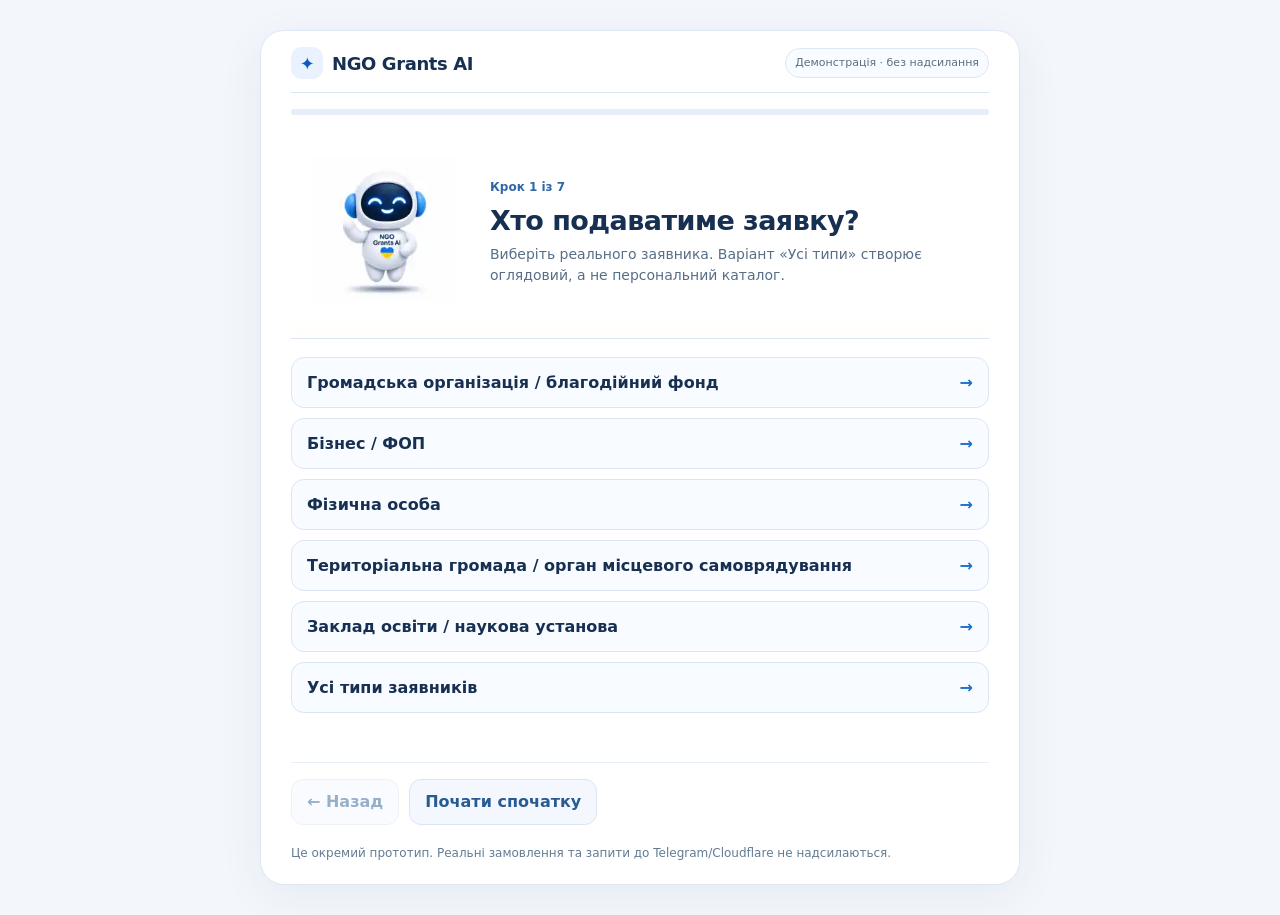
<file: mini-app/index.html>
<!doctype html>
<html lang="uk">
<head>
  <meta charset="utf-8">
  <meta name="viewport" content="width=device-width, initial-scale=1, viewport-fit=cover">
  <meta name="color-scheme" content="light">
  <title>NGO Grants AI — грантовий помічник</title>
  <meta name="description" content="Оформлення тематичного грантового каталогу за допомогою NGO Grants AI">
  <link rel="stylesheet" href="./styles.css">
</head>
<body>
<main class="shell" id="miniApp" data-native-send="false">
  <header class="header">
    <div class="brand"><span class="brand-icon" aria-hidden="true">✦</span><span>NGO Grants AI</span></div>
    <span class="mode" id="mode">Демонстрація · без надсилання</span>
  </header>
  <div class="progress-bar" role="progressbar" aria-label="Прогрес анкети" aria-valuemin="0" aria-valuemax="100" aria-valuenow="0" id="progress"><div id="progressFill"></div></div>
  <section class="intro" aria-label="Запитання помічника">
    <div class="robot-box">
      <span class="robot-figure" id="robotFigure">
        <img id="robot" class="robot" src="./assets/mascot.svg" alt="Білий робот NGO Grants AI з усмішкою" width="200" height="200">
        <img id="robotArm" class="robot-arm" src="./assets/mascot.svg" alt="" aria-hidden="true" width="200" height="200">
      </span>
    </div>
    <div class="speech">
      <span class="step" id="stepLabel">Крок 1 з 7</span>
      <h1 id="question">Хто подаватиме заявку?</h1>
      <p id="hint">Оберіть тип заявника, щоб ми врахували вимоги конкурсів.</p>
    </div>
  </section>
  <section class="form-area" id="formArea" aria-label="Параметри пошуку">
    <div class="choices" id="choices"></div>
    <form class="extra" id="extra" hidden>
      <label for="extraInput" id="extraLabel">Уточніть відповідь</label>
      <input id="extraInput" autocomplete="off" maxlength="180" placeholder="Напишіть уточнення">
      <button type="submit" class="primary">Продовжити</button>
    </form>
    <p id="error" class="error" role="status" aria-live="polite"></p>
    <div id="summary" class="summary" hidden></div>
  </section>
  <footer class="footer">
    <button type="button" class="secondary" id="back" disabled>← Назад</button>
    <button type="button" class="primary" id="next" hidden>Далі →</button>
    <button type="button" class="secondary" id="reset">Почати спочатку</button>
  </footer>
  <p class="disclaimer" id="disclaimer">Це окремий прототип. Реальні замовлення та запити до Telegram/Cloudflare не надсилаються. Обмеження основного бота залишаються чинними.</p>
</main>
<script src="./schema.js" defer></script>
<script src="./app.js" defer></script>
</body>
</html>
</file>
<file: mini-app/styles.css>
:root{color-scheme:light;font:16px/1.5 system-ui,-apple-system,"Segoe UI",sans-serif;--ink:#173052;--muted:#576e86;--blue:#1564c8;--border:#dce6f3;--bg:#f3f7fc}
*{box-sizing:border-box}
body{margin:0;background:var(--bg);color:var(--ink)}
button,input,textarea{font:inherit}
button{cursor:pointer}
button:focus-visible,input:focus-visible,textarea:focus-visible{outline:3px solid #5b9af4;outline-offset:3px}
.shell{width:min(100%,760px);margin:0 auto;min-height:100%;padding:0 16px 24px;background:white}
.header{display:flex;align-items:center;justify-content:space-between;flex-wrap:wrap;gap:6px;border-bottom:1px solid var(--border);padding:16px 0 13px}
.brand{display:flex;gap:9px;align-items:center;font-weight:800;font-size:18px;letter-spacing:-.4px}
.brand-icon{display:grid;place-items:center;width:32px;height:32px;background:#eaf2ff;color:#1059c2;border-radius:10px}
.mode{font-size:11px;color:#5c6e81;border:1px solid #dde8f6;border-radius:20px;padding:6px 9px;background:#f8fbff}
.progress-bar{height:6px;background:#e6eef9;border-radius:20px;overflow:hidden;margin:16px 0 14px}
.progress-bar>div{height:100%;width:0;background:#2174df;transition:width .25s ease}
.intro{display:grid;grid-template-columns:minmax(96px,31%) 1fr;gap:14px;align-items:center;padding:8px 0 16px;position:sticky;top:0;background:linear-gradient(#fff 90%,#fffefc);z-index:1;border-bottom:1px solid var(--border)}
.robot-box{height:clamp(130px,26vw,185px);display:flex;flex-direction:column;align-items:center;justify-content:center;gap:0;overflow:visible}
.robot-figure{display:block;position:relative;width:min(100%,145px);aspect-ratio:1;flex-shrink:1;min-height:0}
.robot-figure.hop{animation:robot-hop .62s ease-out 1}
.robot,.robot-arm{height:100%;width:100%;object-fit:contain;display:block}
.robot{transform-origin:50% 65%}
/* On each form choice the mascot hops while its isolated left arm waves. */
.robot-arm{position:absolute;inset:0;pointer-events:none;opacity:0;clip-path:polygon(18% 49%,39% 49%,42% 58%,39% 69%,16% 69%,15% 57%);transform-origin:38% 49%;will-change:transform;z-index:2}
.robot-arm.wave{opacity:1;animation:arm-wave 1.3s ease-in-out 1}
.speech{min-width:0}
.step{font-size:12px;font-weight:750;color:#3167a7}
h1{font-size:clamp(20px,3.3vw,27px);line-height:1.2;margin:7px 0;letter-spacing:-.55px}
.speech p{margin:0;font-size:14px;color:var(--muted);line-height:1.45}
.form-area{padding:18px 0 6px}
.choices{display:grid;gap:10px}
.choice,.select-many{width:100%;min-height:51px;border-radius:13px;border:1px solid var(--border);background:#f8fbff;color:var(--ink);display:flex;align-items:center;justify-content:space-between;gap:12px;padding:12px 15px;font-weight:650;text-align:left}
.choice:hover,.select-many:hover{border-color:#9bbce7;background:#f0f6ff}
.choice.selected,.select-many.selected{border:2px solid #2070d9;background:#edf5ff;padding:11px 14px}
.arrow{color:#1e6dca}
.extra{display:grid;gap:9px;margin-top:13px}
.extra[hidden],.summary[hidden],#next[hidden]{display:none}
.extra label{font-size:13px;font-weight:750;color:#42678d}
.extra input,.extra textarea{width:100%;padding:12px 14px;border:1px solid #ccdaeb;border-radius:12px;background:#fff;min-height:47px;font-size:16px}
.primary,.secondary{border-radius:12px;padding:10px 15px;min-height:46px;font-weight:700}
.primary{background:#1768cd;color:#fff;border:1px solid #1768cd}
.secondary{background:#f4f8fe;color:#285b92;border:1px solid #dbe5f2}
button:disabled{opacity:.48;cursor:not-allowed}
.footer{display:flex;gap:10px;flex-wrap:wrap;margin-top:15px;border-top:1px solid #e6eef7;padding-top:16px}
.footer .primary{margin-left:auto}
.error{min-height:18px;color:#a92e2b;font-size:13px;margin:10px 0 0}
.summary{background:#f7fbff;border:1px solid #dce8f6;border-radius:14px;padding:16px}
.summary dl{margin:0}
.summary .row{display:grid;grid-template-columns:130px 1fr;gap:7px;padding:8px 0;border-bottom:1px solid #e4edf7}
.summary .row:last-of-type{border:0}
.summary dt{color:#5e7189}
.summary dd{margin:0;font-weight:650;overflow-wrap:anywhere}
.summary .notice{margin:15px 0 0;padding:12px;background:#fff6e4;border:1px solid #f1d8a4;border-radius:9px;color:#745016;font-size:13px}
.disclaimer{font-size:12px;color:#637b93;line-height:1.45;margin:20px 0 0}
@keyframes robot-hop{0%,100%{transform:translateY(0)}39%{transform:translateY(-11px)}69%{transform:translateY(0)}82%{transform:translateY(-3px)}}
@keyframes arm-wave{0%,100%{transform:rotate(0deg)}15%,49%,83%{transform:rotate(53deg)}30%,64%,94%{transform:rotate(8deg)}}
@media(min-width:740px){body{padding:30px 15px}.shell{border:1px solid #dce8f6;border-radius:24px;padding:0 30px 22px;box-shadow:0 10px 45px #122d5110}.intro{grid-template-columns:185px 1fr}.robot-box{height:185px}}
@media(max-width:380px){.shell{padding:0 12px 18px}.intro{gap:8px;grid-template-columns:110px 1fr}.robot-box{height:138px}.brand{font-size:16px}.summary .row{grid-template-columns:102px 1fr}}
@media(prefers-reduced-motion:reduce){.robot-figure.hop{animation:robot-hop .38s ease-out 1}.robot-arm.wave{animation:arm-wave .55s ease-out 1;opacity:1}.progress-bar>div{transition:none}}
</file>
